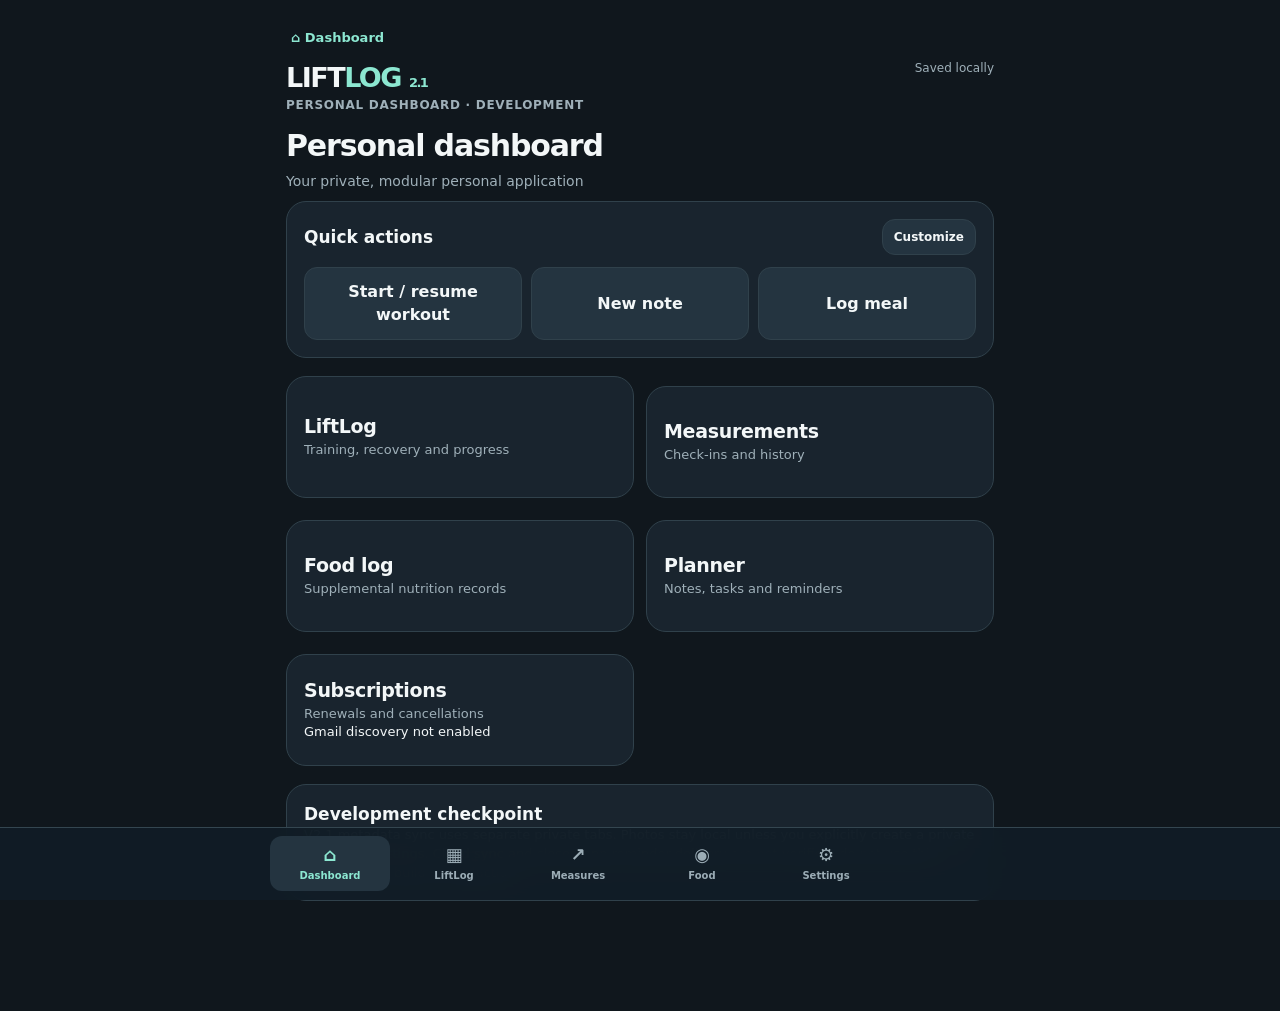
<file: index.html>
<!doctype html><html lang="en"><head><meta charset="utf-8"><meta name="viewport" content="width=device-width, initial-scale=1, viewport-fit=cover"><meta name="theme-color" content="#10171d"><meta name="description" content="Private local-first workout tracker"><meta http-equiv="Content-Security-Policy" content="default-src 'self'; script-src 'self' 'wasm-unsafe-eval' https://accounts.google.com; worker-src 'self'; style-src 'self' 'unsafe-inline' https://accounts.google.com; img-src 'self' data: https://*.googleusercontent.com; connect-src 'self' https://sheets.googleapis.com https://accounts.google.com https://www.googleapis.com https://calendar.googleapis.com https://gmail.googleapis.com; frame-src https://accounts.google.com; object-src 'none'; base-uri 'self'; form-action 'self'"><link rel="manifest" href="manifest.webmanifest"><link rel="icon" href="icon-192.png"><link rel="stylesheet" href="style.css"><title>Personal Dashboard 2.1 development</title></head><body><div class="app"><header class="top"><div><button class="text-btn dashboard-home" data-act="nav" data-v="dashboard">⌂ Dashboard</button><div class="brand">LIFT<span>LOG</span> <span class="small muted">2.1</span></div><div class="sub">Personal dashboard · development</div></div><div class="statusbar" id="status">Opening local database…</div></header><div id="error" role="alert"></div><main id="view" aria-live="off"></main></div><nav class="bottom-nav"><div class="nav-inner" id="nav"></div></nav><div id="toast" class="toast hidden" role="status"></div><input id="import-file" type="file" accept=".json,application/json" hidden><script type="module" src="app.js"></script></body></html>
</file>
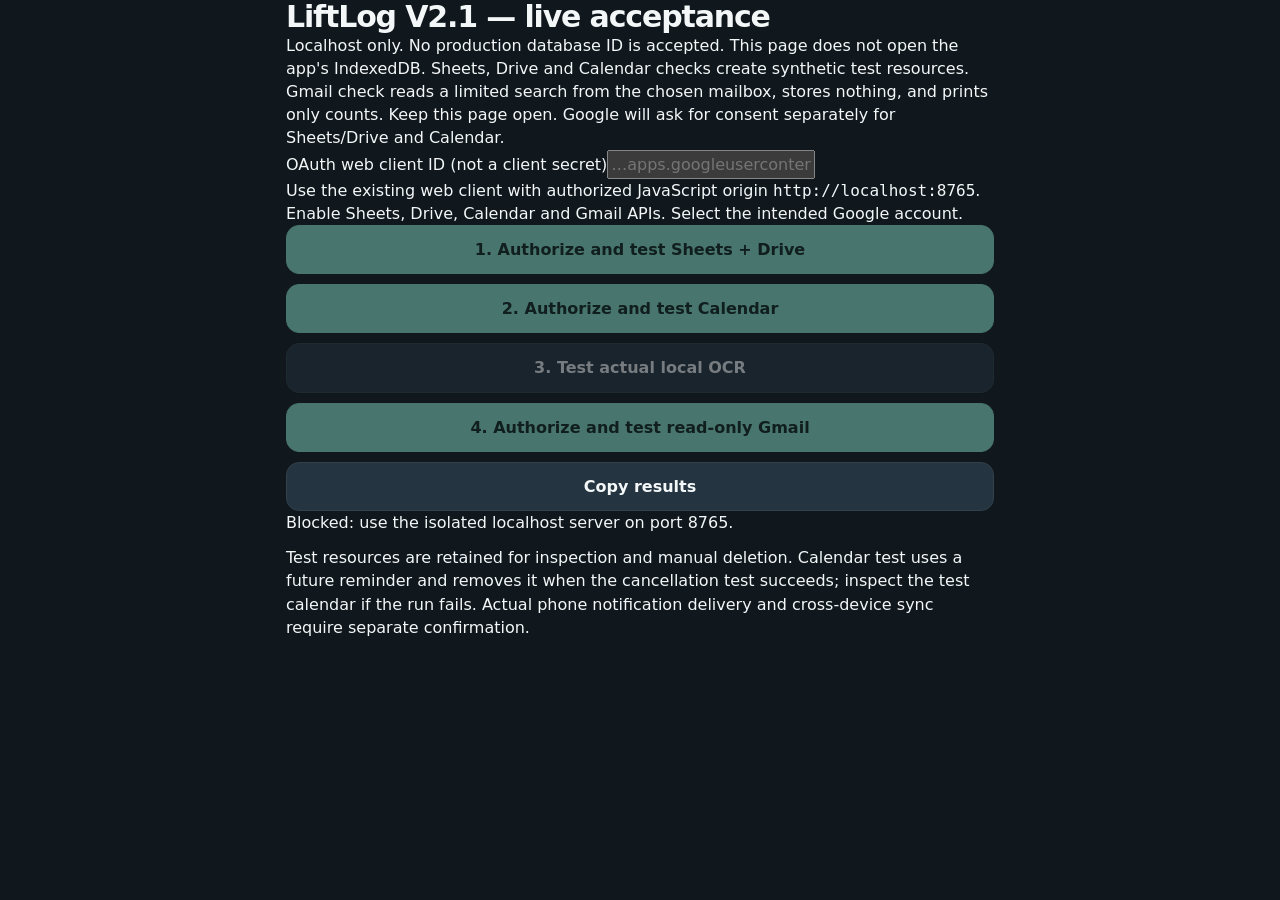
<file: tests/live_acceptance.html>
<!doctype html><html lang="en"><head><meta charset="utf-8"><meta name="viewport" content="width=device-width,initial-scale=1"><meta http-equiv="Content-Security-Policy" content="default-src 'self'; script-src 'self' 'wasm-unsafe-eval' https://accounts.google.com; worker-src 'self'; style-src 'self' 'unsafe-inline' https://accounts.google.com; img-src 'self' data:; connect-src 'self' https://accounts.google.com https://sheets.googleapis.com https://www.googleapis.com https://calendar.googleapis.com https://gmail.googleapis.com; frame-src https://accounts.google.com; object-src 'none'; base-uri 'self'; form-action 'none'"><title>LiftLog isolated acceptance</title><link rel="stylesheet" href="../style.css"></head><body><main class="app"><h1>LiftLog V2.1 — live acceptance</h1><p>Localhost only. No production database ID is accepted. This page does not open the app's IndexedDB. Sheets, Drive and Calendar checks create synthetic test resources. Gmail check reads a limited search from the chosen mailbox, stores nothing, and prints only counts. Keep this page open. Google will ask for consent separately for Sheets/Drive and Calendar.</p><label>OAuth web client ID (not a client secret)<input id="client" type="text" autocomplete="off" placeholder="…apps.googleusercontent.com"></label><p>Use the existing web client with authorized JavaScript origin <code>http://localhost:8765</code>. Enable Sheets, Drive, Calendar and Gmail APIs. Select the intended Google account.</p><div class="stack"><button id="sheets" class="button primary" disabled>1. Authorize and test Sheets + Drive</button><button id="calendar" class="button primary" disabled>2. Authorize and test Calendar</button><button id="ocr" class="button" disabled>3. Test actual local OCR</button><button id="gmail" class="button primary" disabled>4. Authorize and test read-only Gmail</button><button id="copy" class="button">Copy results</button></div><p id="ready" role="status">Loading…</p><pre id="result" class="pre" aria-live="polite"></pre><p>Test resources are retained for inspection and manual deletion. Calendar test uses a future reminder and removes it when the cancellation test succeeds; inspect the test calendar if the run fails. Actual phone notification delivery and cross-device sync require separate confirmation.</p></main><script type="module" src="./live_acceptance.js"></script></body></html>
</file>
<file: style.css>
:root{color-scheme:dark;--bg:#0b141b;--panel:#15232d;--panel2:#1b2d38;--line:#30414b;--text:#f3f7f8;--muted:#9fb0b9;--mint:#a4efc6;--mintdark:#15392f;--orange:#ffd2a5;--danger:#ffc0bd;--radius:20px}
*{box-sizing:border-box}body{margin:0;background:var(--bg);color:var(--text);font:16px/1.45 system-ui,-apple-system,"Segoe UI",sans-serif;-webkit-font-smoothing:antialiased}button,input,textarea,select{font:inherit}button{cursor:pointer}button:disabled{opacity:.45;cursor:not-allowed}button:focus-visible,input:focus-visible,select:focus-visible,textarea:focus-visible{outline:3px solid var(--mint);outline-offset:2px}
.app{max-width:740px;min-height:100dvh;margin:0 auto;padding:0 16px 118px}.top{padding:24px 0 15px;display:flex;align-items:center;justify-content:space-between;gap:8px}.brand{font-size:27px;font-weight:850;letter-spacing:-1.5px}.brand span{color:var(--mint)}.sub{font-size:12px;color:var(--muted);letter-spacing:.06em;text-transform:uppercase;font-weight:700}.top-right{text-align:right}.top-right .date{font-size:13px;font-weight:650}
h1,h2,h3,p{margin:0}h1{font-size:30px;letter-spacing:-1.15px;line-height:1.12}h2{font-size:19px;letter-spacing:-.3px}h3{font-size:17px}.muted{color:var(--muted)}.small{font-size:13px}.xs{font-size:11px}.strong{font-weight:750}.eyebrow{font-size:12px;text-transform:uppercase;letter-spacing:.1em;font-weight:800;color:var(--mint)}.lead{font-size:14px;margin-top:8px;color:var(--muted)}
.hero{background:linear-gradient(125deg,#213f3a 0%,#172b34 53%,#182632 100%);border:1px solid #335247;padding:21px;border-radius:25px;position:relative;overflow:hidden}.hero:after{content:"";position:absolute;width:170px;height:170px;background:radial-gradient(circle,#9ff0c722,transparent 70%);right:-70px;top:-85px;pointer-events:none}.hero .tag{display:inline-flex;padding:5px 10px;border:1px solid #5b8473;border-radius:20px;color:var(--mint);font-size:11px;font-weight:800;letter-spacing:.06em;margin-bottom:12px}.hero-title{font-size:25px;font-weight:780;letter-spacing:-.8px}.hero-detail{margin-top:6px;font-size:14px;color:#bed1d1}.hero-meta{display:flex;gap:10px;align-items:center;margin-top:15px;flex-wrap:wrap}.pill{display:inline-block;border-radius:30px;border:1px solid var(--line);padding:5px 10px;color:var(--muted);font-size:12px;font-weight:700}.hero .pill{border-color:#46675d;color:#d9eee8}
.section{margin-top:22px}.section-head{display:flex;align-items:center;justify-content:space-between;margin-bottom:11px;gap:12px}.label{display:block;color:var(--muted);font-size:12px;font-weight:750;margin-bottom:6px}.weekday-strip{display:grid;grid-template-columns:repeat(7,minmax(0,1fr));gap:5px}.day{min-width:0;background:var(--panel);border:1px solid var(--line);border-radius:13px;padding:9px 0 10px;text-align:center;color:var(--muted);font-size:11px;font-weight:750}.day .number{display:block;margin-top:2px;font-size:17px;font-weight:750;color:var(--text)}.day.active{background:var(--mint);border-color:var(--mint);color:#0d2922}.day.active .number{color:#0d2922}.day.today:not(.active){border-color:#a4efc688}.day.rest .number{font-size:14px}
.card{border:1px solid var(--line);background:var(--panel);border-radius:var(--radius);padding:17px}.card+.card{margin-top:12px}.card-title{display:flex;gap:8px;align-items:center;justify-content:space-between}.flex{display:flex;align-items:center;gap:8px}.between{display:flex;align-items:center;justify-content:space-between;gap:10px}.wrap{flex-wrap:wrap}.stack{display:grid;gap:10px}.button{border:1px solid var(--line);border-radius:13px;padding:12px 15px;background:var(--panel2);color:var(--text);font-weight:750;min-height:44px}.button.primary{background:var(--mint);border-color:var(--mint);color:#112720}.button.danger{color:var(--danger);border-color:#754b4c}.button.ghost{background:transparent}.button.mini{font-size:12px;min-height:36px;padding:7px 11px}.button.full{width:100%}.button-row{display:flex;gap:9px;flex-wrap:wrap}.button-row>*{flex:1}.button.thin{padding:7px 11px;min-height:36px;font-size:12px}.text-btn{background:none;border:0;color:var(--mint);padding:5px;font-size:13px;font-weight:750}.danger-text{color:var(--danger)}
.exercise-title{font-size:17px;font-weight:750;line-height:1.25}.exercise-sub{font-size:12px;color:var(--muted);margin-top:3px}.exercise-card{padding:17px 13px 15px}.set-head,.set-row{display:grid;grid-template-columns:24px minmax(0,1fr) minmax(0,1fr) 49px;gap:8px;align-items:center}.set-head{margin-top:17px;font-weight:750;font-size:11px;color:var(--muted);text-transform:uppercase;letter-spacing:.06em;padding:0 2px 6px}.set-row{margin-bottom:9px}.set-number{font-size:13px;color:var(--muted);text-align:center;font-weight:800}.num{min-width:0;width:100%;border:1px solid #3e505c;border-radius:12px;background:#0c1820;color:var(--text);min-height:50px;text-align:center;padding:6px 5px;font-size:18px;font-weight:800;appearance:textfield}.num::-webkit-inner-spin-button,.num::-webkit-outer-spin-button{appearance:none;margin:0}.num:focus{border-color:var(--mint)}.set-done{width:49px;height:49px;border-radius:13px;border:1px solid #435760;background:#263741;color:#bacbd0;font-size:25px;font-weight:800}.set-done.checked{background:var(--mint);border-color:var(--mint);color:#122b22}.set-row.is-done .num{border-color:#396354}.extra-actions{display:flex;align-items:center;gap:9px;flex-wrap:wrap;margin-top:4px}.extra-actions button{color:var(--mint);border:0;background:transparent;font-size:13px;font-weight:750;padding:7px 5px}.extra-actions .remove{color:var(--danger)}.progressbar{height:7px;border-radius:20px;background:#354b4c;overflow:hidden;margin-top:13px}.progressbar>div{height:100%;width:0;background:var(--mint);transition:width .2s}
.note{border-left:3px solid #779889;background:#20332f;border-radius:8px;padding:11px 12px;font-size:13px;color:#d4ebe0}.warning{border-left-color:#bd965f;background:#3b3024;color:#fff0d8}.empty{padding:26px 14px;text-align:center;color:var(--muted);border:1px dashed var(--line);border-radius:var(--radius)}.empty .emoji{font-size:34px;display:block;margin-bottom:8px}
.field{width:100%;background:#0d1a22;border:1px solid #3c505c;color:var(--text);border-radius:12px;min-height:46px;padding:10px 12px;font-size:16px}.field option{background:#15232d}.formgrid{display:grid;grid-template-columns:1fr 1fr;gap:10px}.input-row{display:flex;gap:8px;align-items:center}.input-row>*:first-child{flex:1;min-width:0}.list-row{display:flex;align-items:center;gap:10px;padding:13px 0;border-bottom:1px solid var(--line)}.list-row:last-child{border-bottom:0}.list-main{flex:1;min-width:0}.list-main .strong{overflow-wrap:anywhere}.line{border:0;border-top:1px solid var(--line);margin:14px 0}.stat-grid{display:grid;grid-template-columns:1fr 1fr;gap:9px}.stat{background:#0d1b22;border:1px solid #344652;border-radius:14px;padding:12px}.stat-num{font-size:22px;font-weight:850;letter-spacing:-.6px}.stat-label{font-size:11px;color:var(--muted);font-weight:750;text-transform:uppercase}.chart{width:100%;display:block;height:185px;overflow:visible}.chart text{font:11px system-ui;fill:#a8bfc3}.chart .grid{stroke:#354752;stroke-width:1}.chart .poly{fill:none;stroke:#a4efc6;stroke-width:3;stroke-linecap:round;stroke-linejoin:round}.chart .dot{fill:#a4efc6;stroke:#16232c;stroke-width:2}.detail summary{cursor:pointer;font-weight:750;list-style:none}.detail summary::-webkit-details-marker{display:none}.history-set{display:flex;justify-content:space-between;gap:6px;border-bottom:1px solid #2e414b;padding:7px 0;font-size:13px}.history-set:last-child{border:0}.session-head{display:flex;justify-content:space-between;align-items:center;gap:10px}.kbd{background:#273941;border:1px solid var(--line);padding:2px 6px;border-radius:5px;font-size:12px}
.bottom-nav{position:fixed;bottom:0;left:0;right:0;background:#111d26ed;border-top:1px solid #344650;backdrop-filter:blur(16px);padding:8px max(14px,env(safe-area-inset-left)) calc(9px + env(safe-area-inset-bottom));z-index:20}.nav-inner{max-width:740px;margin:auto;display:grid;grid-template-columns:repeat(4,1fr);gap:4px}.nav{border:0;background:transparent;color:#9cadb6;border-radius:12px;min-height:55px;display:flex;flex-direction:column;justify-content:center;gap:3px;align-items:center;font-size:11px;font-weight:750}.nav .ico{font-size:21px;line-height:1.2}.nav.active{color:var(--mint);background:#22372f}.toast{position:fixed;z-index:40;left:50%;bottom:105px;transform:translateX(-50%);background:#d6f6e5;color:#10271d;padding:11px 16px;border-radius:12px;font-weight:750;font-size:13px;box-shadow:0 5px 24px #0006;max-width:90vw;text-align:center;pointer-events:none}.hidden{display:none!important}
.badge{font-size:11px;font-weight:750;border:1px solid #5c676c;border-radius:8px;padding:3px 7px;color:var(--muted)}.badge.opt{border-color:#826c4d;color:#ffdaaa}.badge.green{border-color:#547967;color:#abedc6}.tiny-date{font-size:12px;font-weight:800;color:var(--muted)}.settings-help{font-size:12px;color:var(--muted);margin-top:6px}.template-edit{display:grid;grid-template-columns:minmax(0,1fr) 70px 37px;gap:8px;align-items:end}.template-edit .field{min-height:43px;font-size:14px;padding:9px}.template-edit input[type="checkbox"]{accent-color:var(--mint);width:18px;height:18px}.template-opts{display:flex;gap:8px;align-items:center;margin-top:7px}.template-opts select{font-size:13px;min-height:36px;padding:5px 7px}.template-opts label{display:flex;align-items:center;gap:5px;font-size:13px;color:var(--muted)}.sep{margin:13px 0;border-top:1px solid var(--line)}.timestamp{font-size:12px;color:var(--muted)}
@media(max-width:360px){.app{padding-left:11px;padding-right:11px}.weekday-strip{gap:3px}.set-head,.set-row{gap:5px;grid-template-columns:21px minmax(0,1fr) minmax(0,1fr) 43px}.set-done{width:43px;height:48px}.card{padding:13px}.exercise-card{padding:14px 10px}}
@media(prefers-reduced-motion:reduce){*,*:before,*:after{scroll-behavior:auto!important;transition:none!important}}

:root{--mint:#8ce7d1;--bg:#10171d;--panel:#19242e;--panel2:#243440}body[data-theme=blue]{--mint:#94c7ff;--bg:#101a2a;--panel:#1a2940;--panel2:#253950}body[data-theme=purple]{--mint:#d5b5ff;--bg:#191522;--panel:#282135;--panel2:#352c45}body[data-theme=lime]{--mint:#c6ed83;--bg:#171b17;--panel:#242c24;--panel2:#303b30}.nav-inner{grid-template-columns:repeat(6,1fr)}.nav{font-size:10px}.nav .ico{font-size:18px}.card{margin:10px 0}.card+.card{margin-top:10px}.button{min-height:44px}.button.mini{min-height:36px}.hero{background:var(--panel);border-color:var(--line)}.hero .tag{border-color:var(--line)}.hero .pill{border-color:var(--line)}.nav.active{background:var(--panel2)}.chart .poly{stroke:var(--mint)}.chart .dot{fill:var(--mint)}.timer{position:sticky;top:0;z-index:10;background:var(--panel);border:1px solid var(--line);border-radius:16px;padding:10px;box-shadow:0 5px 18px #0005}.timer strong{font-variant-numeric:tabular-nums;font-size:28px}.timer .button{min-width:64px}.set-row,.set-head{grid-template-columns:28px minmax(0,1fr) minmax(0,1fr) 48px}.set-row .num{font-size:16px}.field{min-width:0}textarea.field{resize:vertical}.formgrid>*{min-width:0}.space{margin-top:12px}.compact{padding:12px}.exercise-card .field{margin:5px 0}details>summary{cursor:pointer;color:var(--mint);font-weight:700}.scroll{overflow:auto}.pre{white-space:pre-wrap;overflow-wrap:anywhere;font-size:12px}.error{color:var(--danger)}.success{color:var(--mint)}.nav{min-width:0}.day.active{color:#122820}.day.active .number{color:#122820}.label{margin-top:6px}input[type=checkbox]{accent-color:var(--mint);width:18px;height:18px}.statusbar{font-size:12px;color:var(--muted);text-align:right}.set-done.checked{background:var(--mint)}.button:focus-visible{outline-color:var(--mint)}.card h3{overflow-wrap:anywhere}.sticky-finish{margin-top:12px}.badge{white-space:normal}.app{padding-bottom:100px} @media(max-width:400px){.nav .ico{font-size:16px}.nav{font-size:9px}.timer .button{min-width:0;padding:8px}.timer strong{font-size:25px}}
.dashboard-grid{display:grid;grid-template-columns:repeat(2,minmax(0,1fr));gap:12px;margin:18px 0}.dashboard-tile{margin:0;text-align:left;color:var(--text);min-height:112px}.dashboard-home{margin-bottom:5px}.ai-count{background:#b62d35;color:white;padding:2px 5px;border-radius:10px;margin-left:3px}.progress-photo{display:block;width:100%;max-height:380px;object-fit:contain;border-radius:12px;margin:12px 0}.measurement-choice{display:block;padding:6px}.exercise-dialog{color:var(--text);background:var(--panel);max-height:85dvh;width:min(95vw,650px);border:1px solid var(--line);overflow:auto}.exercise-dialog::backdrop{background:#000a}#exercise-results{max-height:32dvh;overflow:auto}.dashboard-tile:focus-visible{outline:3px solid var(--mint)}

.planner-entry{margin:12px 0;padding:12px;border:1px solid var(--line,#44515e);border-radius:10px}.note-text{white-space:pre-wrap;overflow-wrap:anywhere}.task-done{text-decoration:line-through;opacity:.65}.reminder-grid{display:grid;grid-template-columns:repeat(2,minmax(0,1fr));gap:8px}.reminder-grid label{padding:8px;border:1px solid var(--line,#44515e);border-radius:8px}.wrap-json{white-space:pre-wrap;overflow-wrap:anywhere;font-size:.8rem}.card svg{max-width:100%;height:auto}

.measure-guide{display:block;width:140px;max-width:100%;height:auto;margin:8px auto}.compare-grid{display:grid;grid-template-columns:1fr 1fr;gap:8px;align-items:start}.compare-grid .progress-photo{width:100%;object-fit:contain;max-height:420px}
</file>
